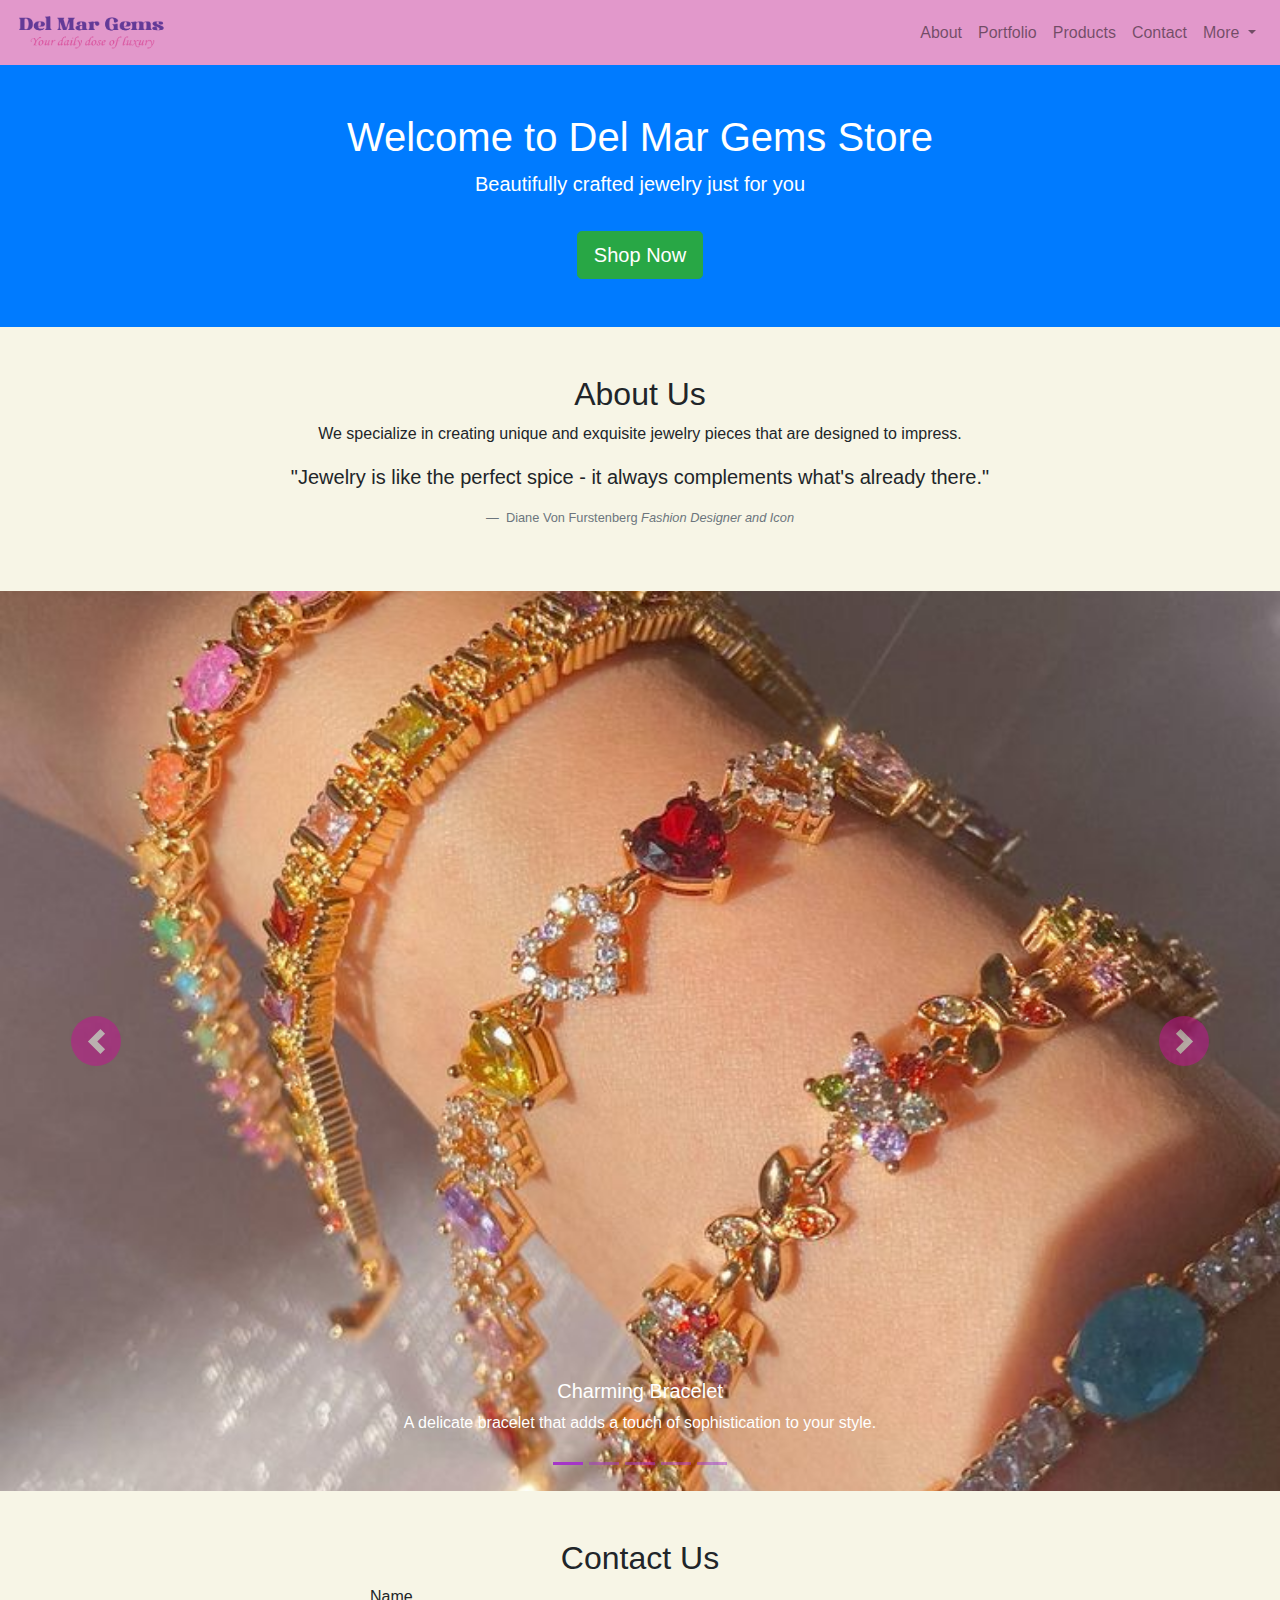
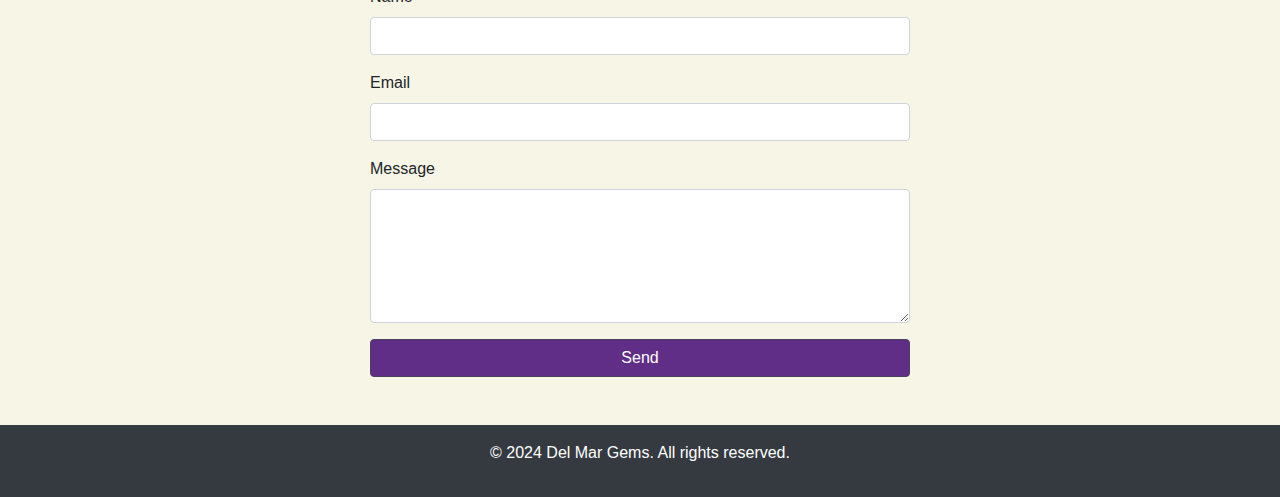
<file: index.html>
<!DOCTYPE html>
<html lang="en">
<head>
    <meta charset="UTF-8">
    <meta name="viewport" content="width=device-width, initial-scale=1.0">
    <title>Karina Del Mar Gems</title>
    <link rel="stylesheet" href="https://stackpath.bootstrapcdn.com/bootstrap/4.5.2/css/bootstrap.min.css">
    <link rel="stylesheet" href="main.css">
</head>
<body>
   
   <nav class="navbar navbar-expand-lg navbar-light">
    <a class="navbar-brand" href="index.html">
        <img src="images/DEL-MAR-GEMS-LOGO.png" alt="My Jewelry Store" style="width: 150px; height: auto;">
    </a>
    <button class="navbar-toggler" type="button" data-toggle="collapse" data-target="#navbarNav" aria-controls="navbarNav" aria-expanded="false" aria-label="Toggle navigation">
      <span class="navbar-toggler-icon"></span>
    </button>
    <div class="collapse navbar-collapse" id="navbarNav">
        <ul class="navbar-nav ml-auto">
            <li class="nav-item">
                <a class="nav-link" href="#about">About</a>
            </li>
            <li class="nav-item">
                <a class="nav-link" href="#carouselExampleIndicators">Portfolio</a>
            </li>
            <li class="nav-item">
            <a class="nav-link" href="products.html">Products</a>
            </li>
            <li class="nav-item">
                <a class="nav-link" href="#contact">Contact</a>
            </li>
            
            <li class="nav-item dropdown">
                <a class="nav-link dropdown-toggle" href="#" id="navbarDropdown" role="button" data-toggle="dropdown" aria-haspopup="true" aria-expanded="false">
                    More
                </a>
                <div class="dropdown-menu" aria-labelledby="navbarDropdown">
                    <a class="dropdown-item" href="./blog.html">Blog</a>
                    <a class="dropdown-item" href="craftmanship.html">Craftmanship</a>
                </div>
            </li>
        </ul>
    </div>
</nav>



<header class="bg-primary text-white text-center py-5">
    <div class="container">
        <h1>Welcome to Del Mar Gems Store</h1>
        <p class="lead">Beautifully crafted jewelry just for you</p>
        <a href="products.html" class="btn btn-success btn-lg mt-3">Shop Now</a>
    </div>
</header>


<section id="about" class="py-5">
    <div class="container">
        <h2 class="text-center">About Us</h2>
        <p class="text-center">We specialize in creating unique and exquisite jewelry pieces that are designed to impress.</p>
        <figure class="text-center">
            <blockquote class="blockquote">
              <p>"Jewelry is like the perfect spice - it always complements what's already there." </p>
            </blockquote>
            <figcaption class="blockquote-footer">
                Diane Von Furstenberg <cite title="Source Title">Fashion Designer and Icon</cite>
            </figcaption>
          </figure>
    </div>
</section>


<div id="carouselExampleIndicators" class="carousel slide" data-ride="carousel">
    <ol class="carousel-indicators">
        <li data-target="#carouselExampleIndicators" data-slide-to="0" class="active"></li>
        <li data-target="#carouselExampleIndicators" data-slide-to="1"></li>
        <li data-target="#carouselExampleIndicators" data-slide-to="2"></li>
        <li data-target="#carouselExampleIndicators" data-slide-to="3"></li>
        <li data-target="#carouselExampleIndicators" data-slide-to="4"></li>
    </ol>
    <div class="carousel-inner">
        <div class="carousel-item active">
            <img src="images/jewelry1.jpg.jpg" class="d-block w-100" alt="First slide">
            <div class="carousel-caption d-none d-md-block">
                <h5>Charming Bracelet</h5>
                <p>A delicate bracelet that adds a touch of sophistication to your style.</p>
            </div>
        </div>
        <div class="carousel-item">
            <img src="images/jewelry2.jpg.jpg" class="d-block w-100" alt="Second slide">
            <div class="carousel-caption d-none d-md-block">
                <h5>Sophisticated Ring</h5>
                <p>An elegant ring that complements any ensemble with its refined beauty.</p>
            </div>
        </div>
        <div class="carousel-item">
            <img src="images/jewelry3.jpg.jpg" class="d-block w-100" alt="Third slide">
            <div class="carousel-caption d-none d-md-block">
                <h5>Elegant Necklace</h5>
                <p>A timeless piece that enhances any outfit with its elegance and charm.</p>
            </div>
        </div>
        <div class="carousel-item">
            <img src="images/jewelry4.jpg.jpeg" class="d-block w-100" alt="Four slide">
            <div class="carousel-caption d-none d-md-block">
                <h5>Stunning Earrings</h5>
                <p>Beautifully crafted earrings that make a statement on any occasion.</p>
            </div>
        </div>
        <div class="carousel-item">
            <img src="images/jewelry5.jpg.jpg" class="d-block w-100" alt="Five slide">
            <div class="carousel-caption d-none d-md-block">
                <h5>Classic hair accesories</h5>
                <p>A curated hair pieces to dress your hairstyle.</p>
            </div>
        </div>
    </div>
    <a class="carousel-control-prev" href="#carouselExampleIndicators" role="button" data-slide="prev">
        <span class="carousel-control-prev-icon" aria-hidden="true"></span>
        <span class="sr-only">Previous</span>
    </a>
    <a class="carousel-control-next" href="#carouselExampleIndicators" role="button" data-slide="next">
        <span class="carousel-control-next-icon" aria-hidden="true"></span>
        <span class="sr-only">Next</span>
    </a>
</div>


<section id="contact" class="py-5">
    <div class="container">
        <h2 class="text-center">Contact Us</h2>
        <div class="row">
            <div class="col-md-6 mx-auto">
                <form>
                    <div class="form-group">
                        <label for="name">Name</label>
                        <input type="text" class="form-control" id="name" required>
                    </div>
                    <div class="form-group">
                        <label for="email">Email</label>
                        <input type="email" class="form-control" id="email" required>
                    </div>
                    <div class="form-group">
                        <label for="message">Message</label>
                        <textarea class="form-control" id="message" rows="5" required></textarea>
                    </div>
                    <button type="submit" class="btn btn-primary btn-block">Send</button>
                </form>
            </div>
        </div>
    </div>
</section>


<footer class="bg-dark text-white text-center py-3">
    <div class="container">
        <p>&copy; 2024 Del Mar Gems. All rights reserved.</p>
    </div>
</footer>

<script src="https://code.jquery.com/jquery-3.5.1.slim.min.js"></script>
<script src="https://cdn.jsdelivr.net/npm/@popperjs/core@2.5.2/dist/umd/popper.min.js"></script>
<script src="https://stackpath.bootstrapcdn.com/bootstrap/4.5.2/js/bootstrap.min.js"></script>

</body>
</html>
</file>
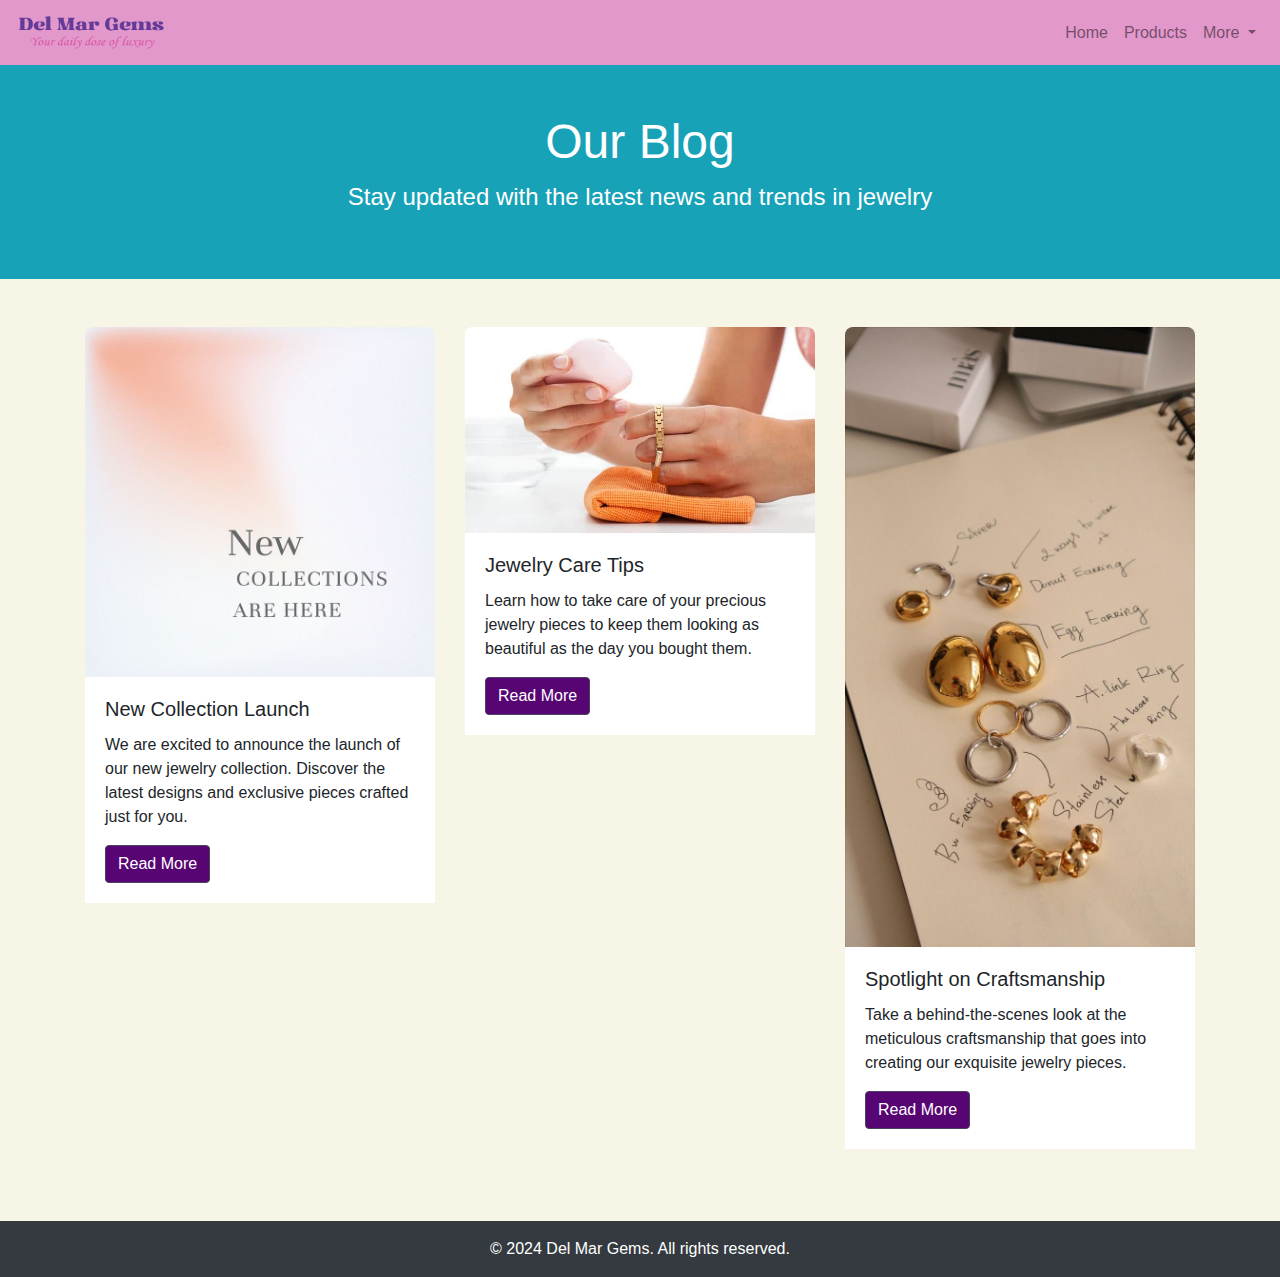
<file: blog.html>
<html lang="en">
<head>
    <meta charset="UTF-8">
    <meta name="viewport" content="width=device-width, initial-scale=1.0">
    <title>Blog - Del Mar Gems</title>
    <link rel="stylesheet" href="https://stackpath.bootstrapcdn.com/bootstrap/4.5.2/css/bootstrap.min.css">
    <link rel="stylesheet" href="blog.css">
</head>
<body>

    
    <nav class="navbar navbar-expand-lg navbar-light">
        <a class="navbar-brand" href="index.html">
            <img src="images/DEL-MAR-GEMS-LOGO.png" alt="My Jewelry Store" style="width: 150px; height: auto;">
        </a>
        <button class="navbar-toggler" type="button" data-toggle="collapse" data-target="#navbarNav" aria-controls="navbarNav" aria-expanded="false" aria-label="Toggle navigation">
            <span class="navbar-toggler-icon"></span>
        </button>
        <div class="collapse navbar-collapse" id="navbarNav">
            <ul class="navbar-nav ml-auto">
                <li class="nav-item">
                    <a class="nav-link" href="index.html">Home</a>
                </li>
                <li class="nav-item">
                    <a class="nav-link" href="products.html">Products</a>
                    </li>
                <li class="nav-item dropdown">
                    <a class="nav-link dropdown-toggle" href="#" id="navbarDropdown" role="button" data-toggle="dropdown" aria-haspopup="true" aria-expanded="false">
                        More
                    </a>
                    <div class="dropdown-menu" aria-labelledby="navbarDropdown">
                        <a class="dropdown-item" href="craftmanship.html">Craftmanship</a>
                    </div>
                </li>
            </ul>
        </div>
    </nav>

    
    <header class="bg-info text-white text-center py-5">
        <div class="container">
            <h1>Our Blog</h1>
            <p class="lead">Stay updated with the latest news and trends in jewelry</p>
        </div>
    </header>

    
    <section class="py-5">
        <div class="container">
            <div class="row">
                <div class="col-md-4 mb-4">
                    <div class="card">
                        <img src="images/newcollection.jpg" class="card-img-top" alt="Blog Post 1">
                        <div class="card-body">
                            <h5 class="card-title">New Collection Launch</h5>
                            <p class="card-text">We are excited to announce the launch of our new jewelry collection. Discover the latest designs and exclusive pieces crafted just for you.</p>
                            <a href="#" class="btn btn-primary">Read More</a>
                        </div>
                    </div>
                </div>
                <div class="col-md-4 mb-4">
                    <div class="card">
                        <img src="images/caretips.jpg" class="card-img-top" alt="Blog Post 2">
                        <div class="card-body">
                            <h5 class="card-title">Jewelry Care Tips</h5>
                            <p class="card-text">Learn how to take care of your precious jewelry pieces to keep them looking as beautiful as the day you bought them.</p>
                            <a href="#" class="btn btn-primary">Read More</a>
                        </div>
                    </div>
                </div>
                <div class="col-md-4 mb-4">
                    <div class="card">
                        <img src="images/craftmanship.jpg" class="card-img-top" alt="Blog Post 3">
                        <div class="card-body">
                            <h5 class="card-title">Spotlight on Craftsmanship</h5>
                            <p class="card-text">Take a behind-the-scenes look at the meticulous craftsmanship that goes into creating our exquisite jewelry pieces.</p>
                            <a href="#" class="btn btn-primary">Read More</a>
                        </div>
                    </div>
                </div>
            </div>
        </div>
    </section>

    
    <footer class="bg-dark text-white text-center py-3">
        <div class="container">
            <p>&copy; 2024 Del Mar Gems. All rights reserved.</p>
        </div>
    </footer>

    <script src="https://code.jquery.com/jquery-3.5.1.slim.min.js"></script>
    <script src="https://cdn.jsdelivr.net/npm/@popperjs/core@2.5.2/dist/umd/popper.min.js"></script>
    <script src="https://stackpath.bootstrapcdn.com/bootstrap/4.5.2/js/bootstrap.min.js"></script>

</body>
</html>
</file>
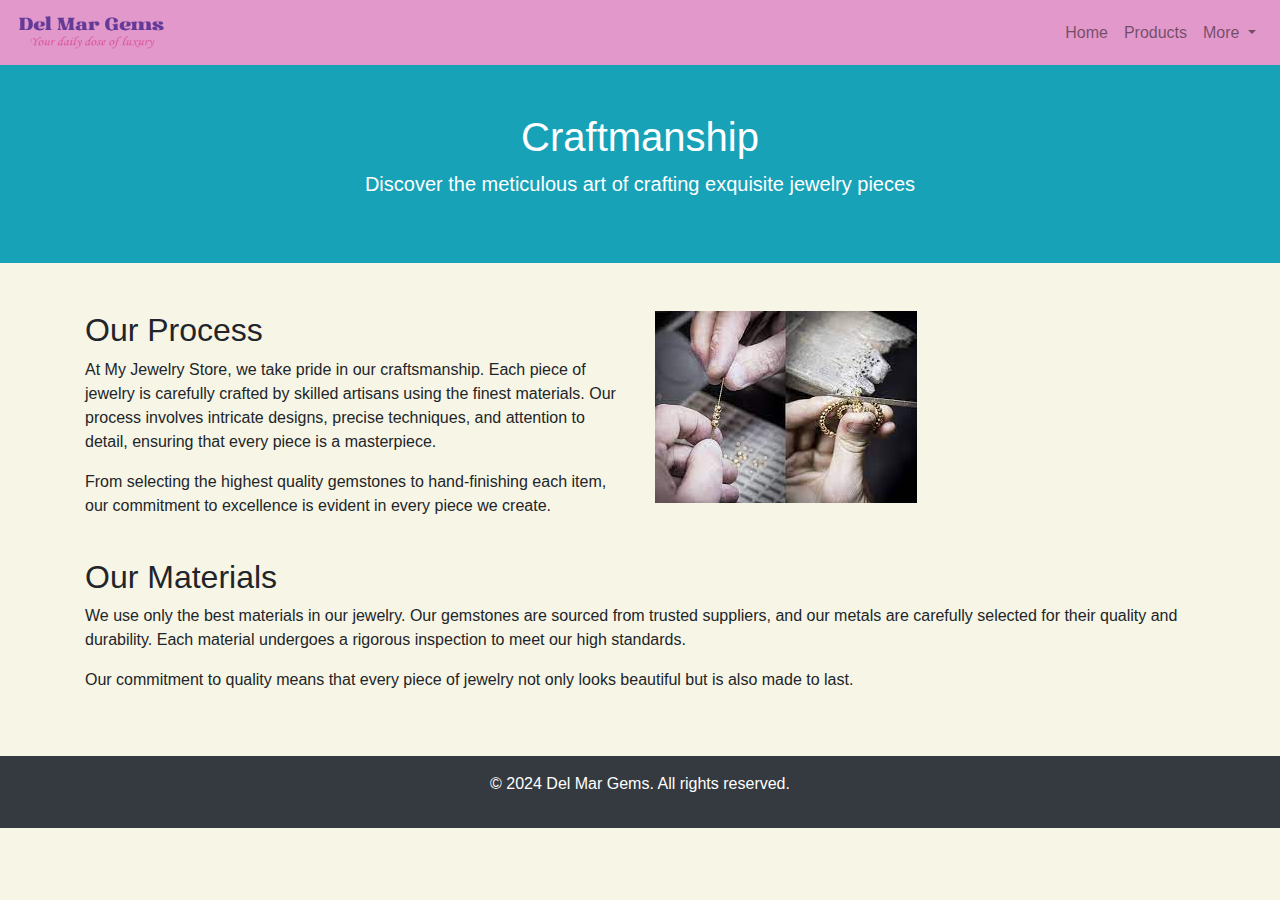
<file: craftmanship.html>
<html lang="en">
<head>
    <meta charset="UTF-8">
    <meta name="viewport" content="width=device-width, initial-scale=1.0">
    <title>Craftmanship - Del Mar Gems</title>
    <link rel="stylesheet" href="https://stackpath.bootstrapcdn.com/bootstrap/4.5.2/css/bootstrap.min.css">
    <link rel="stylesheet" href="craftmanship.css">
</head>
<body>

    
    <nav class="navbar navbar-expand-lg navbar-light">
        <a class="navbar-brand" href="index.html">
            <img src="images/DEL-MAR-GEMS-LOGO.png" alt="My Jewelry Store" style="width: 150px; height: auto;">
        </a>
        <button class="navbar-toggler" type="button" data-toggle="collapse" data-target="#navbarNav" aria-controls="navbarNav" aria-expanded="false" aria-label="Toggle navigation">
            <span class="navbar-toggler-icon"></span>
        </button>
        <div class="collapse navbar-collapse" id="navbarNav">
            <ul class="navbar-nav ml-auto">
                <li class="nav-item">
                    <a class="nav-link" href="index.html">Home</a>
                </li>
                <li class="nav-item">
                    <a class="nav-link" href="products.html">Products</a>
                    </li>
                <li class="nav-item dropdown">
                    <a class="nav-link dropdown-toggle" href="#" id="navbarDropdown" role="button" data-toggle="dropdown" aria-haspopup="true" aria-expanded="false">
                        More
                    </a>
                    <div class="dropdown-menu" aria-labelledby="navbarDropdown">
                        <a class="dropdown-item" href="blog.html">Blog</a>
                    </div>
                </li>
            </ul>
        </div>
    </nav>

    
    <header class="bg-info text-white text-center py-5">
        <div class="container">
            <h1>Craftmanship</h1>
            <p class="lead">Discover the meticulous art of crafting exquisite jewelry pieces</p>
        </div>
    </header>

    
    <section class="py-5">
        <div class="container">
            <div class="row">
                <div class="col-md-6 mb-4">
                    <h2>Our Process</h2>
                    <p>At My Jewelry Store, we take pride in our craftsmanship. Each piece of jewelry is carefully crafted by skilled artisans using the finest materials. Our process involves intricate designs, precise techniques, and attention to detail, ensuring that every piece is a masterpiece.</p>
                    <p>From selecting the highest quality gemstones to hand-finishing each item, our commitment to excellence is evident in every piece we create.</p>
                </div>
                <div class="col-md-6 mb-4">
                    <img src="images/craftmanshippage.jpg" class="img-fluid" alt="Craftsmanship">
                </div>
            </div>
            <div class="row">
                <div class="col-md-12">
                    <h2>Our Materials</h2>
                    <p>We use only the best materials in our jewelry. Our gemstones are sourced from trusted suppliers, and our metals are carefully selected for their quality and durability. Each material undergoes a rigorous inspection to meet our high standards.</p>
                    <p>Our commitment to quality means that every piece of jewelry not only looks beautiful but is also made to last.</p>
                </div>
            </div>
        </div>
    </section>

    
    <footer class="bg-dark text-white text-center py-3">
        <div class="container">
            <p>&copy; 2024 Del Mar Gems. All rights reserved.</p>
        </div>
    </footer>

    <script src="https://code.jquery.com/jquery-3.5.1.slim.min.js"></script>
    <script src="https://cdn.jsdelivr.net/npm/@popperjs/core@2.5.2/dist/umd/popper.min.js"></script>
    <script src="https://stackpath.bootstrapcdn.com/bootstrap/4.5.2/js/bootstrap.min.js"></script>

</body>
</html>
</file>
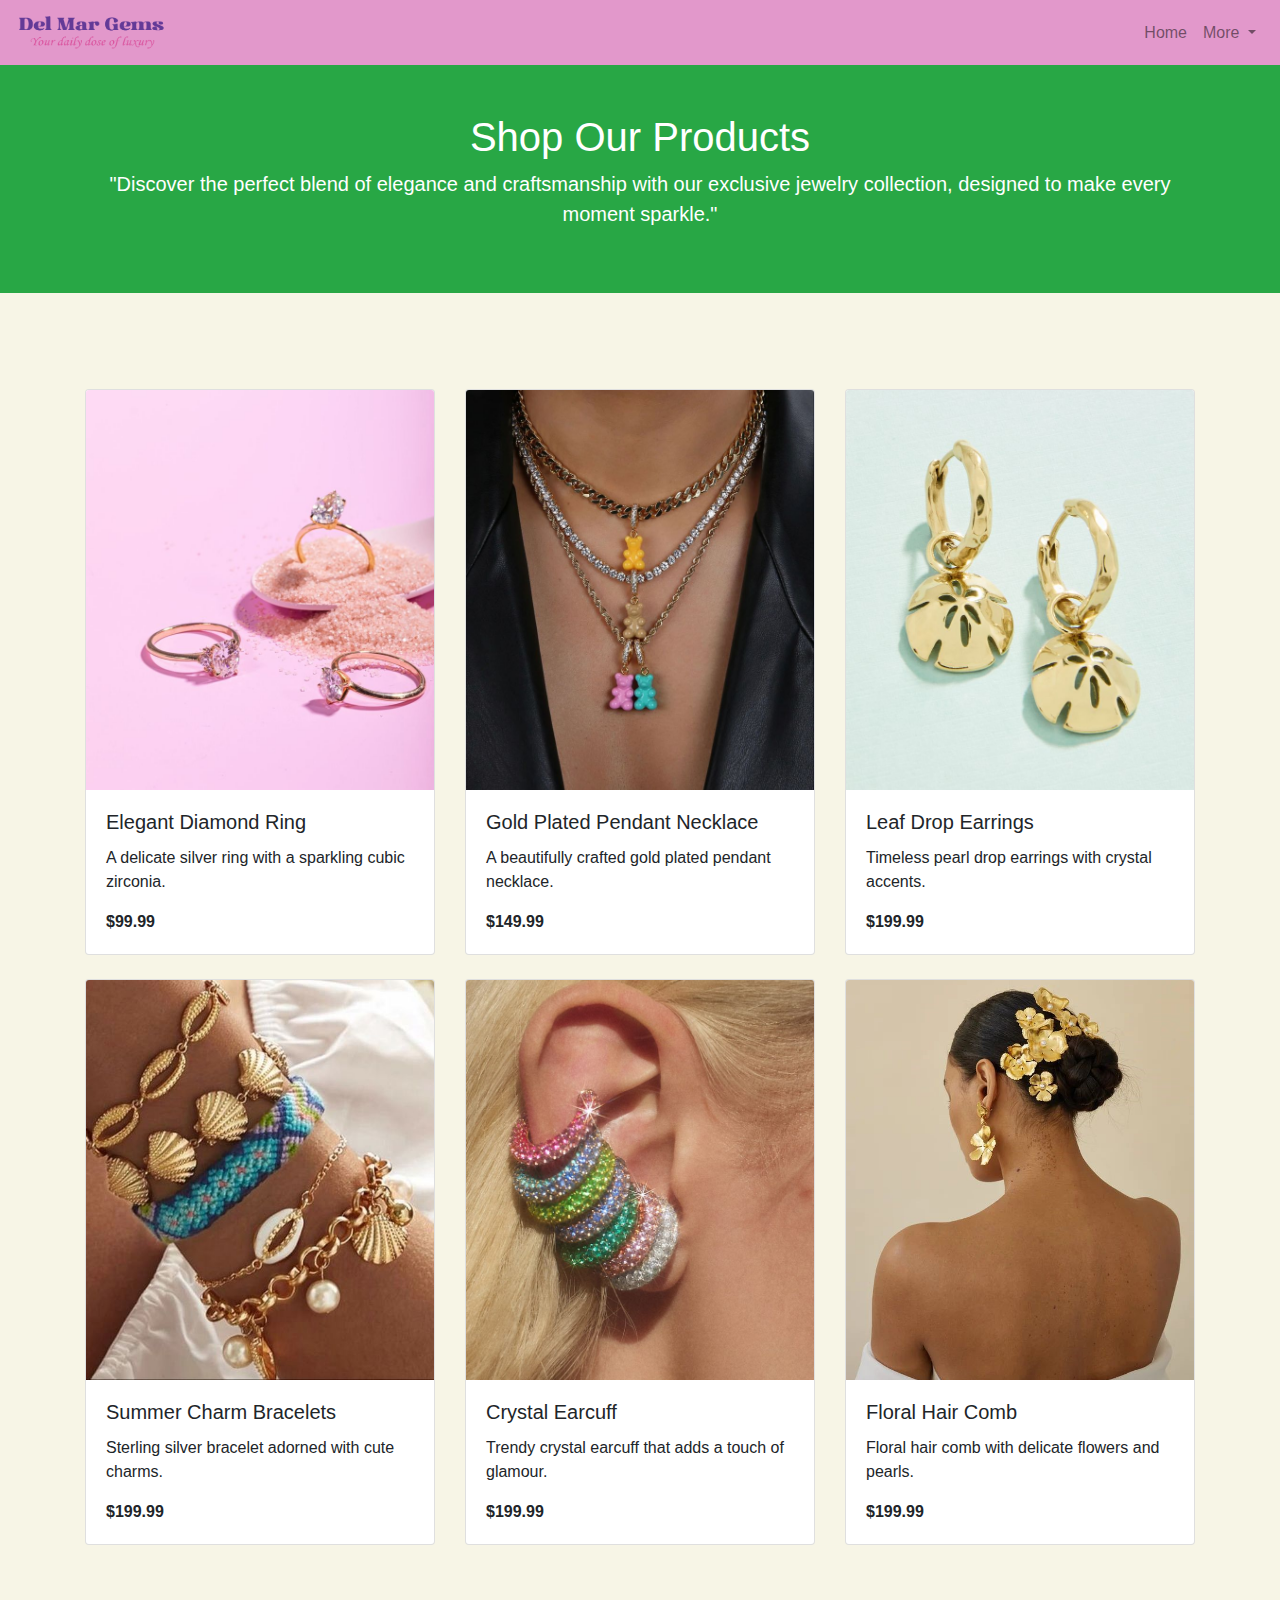
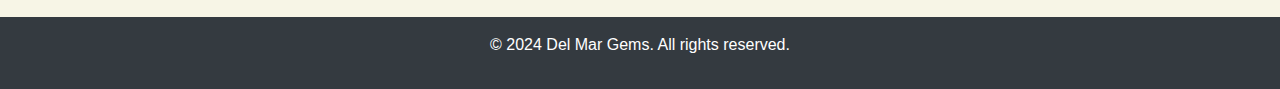
<file: products.html>
<!DOCTYPE html>
<html lang="en">
<head>
    <meta charset="UTF-8">
    <meta name="viewport" content="width=device-width, initial-scale=1.0">
    <title>Products-Del Mar Gems</title>
    <link href="https://maxcdn.bootstrapcdn.com/bootstrap/4.5.2/css/bootstrap.min.css" rel="stylesheet">
    <link href="products.css" rel="stylesheet">
</head>
<body>
    
   <nav class="navbar navbar-expand-lg navbar-light">
    <a class="navbar-brand" href="index.html">
        <img src="images/DEL-MAR-GEMS-LOGO.png" alt="My Jewelry Store" style="width: 150px; height: auto;">
    </a>
    <button class="navbar-toggler" type="button" data-toggle="collapse" data-target="#navbarNav" aria-controls="navbarNav" aria-expanded="false" aria-label="Toggle navigation">
      <span class="navbar-toggler-icon"></span>
    </button>
    <div class="collapse navbar-collapse" id="navbarNav">
        <ul class="navbar-nav ml-auto">
            <li class="nav-item">
                <a class="nav-link" href="index.html">Home</a>
            </li>
            
            <li class="nav-item dropdown">
                <a class="nav-link dropdown-toggle" href="#" id="navbarDropdown" role="button" data-toggle="dropdown" aria-haspopup="true" aria-expanded="false">
                    More
                </a>
                <div class="dropdown-menu" aria-labelledby="navbarDropdown">
                    <a class="dropdown-item" href="./blog.html">Blog</a>
                    <a class="dropdown-item" href="craftmanship.html">Craftmanship</a>
                </div>
            </li>
        </ul>
    </div>
</nav>

 
 <header class="bg-success text-white text-center py-5">
    <div class="container">
        <h1>Shop Our Products</h1>
        <p class="lead">"Discover the perfect blend of elegance and craftsmanship with our exclusive jewelry collection, designed to make every moment sparkle."</p>
    </div>
</header>

<section id="products" class="py-5">
    <div class="container mt-5">
        <div class="row">
            <div class="col-lg-4 col-md-6 col-sm-12 mb-4">
                <div class="card">
                    <img src="images/product1.jpg" class="card-img-top product-image" alt="Product 1">
                    <div class="card-body">
                        <h5 class="card-title">Elegant Diamond Ring</h5>
                        <p class="card-text">A delicate silver ring with a sparkling cubic zirconia.</p>
                        <p class="card-text"><strong>$99.99</strong></p>
                    </div>
                </div>
            </div>
            <div class="col-lg-4 col-md-6 col-sm-12 mb-4">
                <div class="card">
                    <img src="images/product2.jpg" class="card-img-top product-image" alt="Product 2">
                    <div class="card-body">
                        <h5 class="card-title">Gold Plated Pendant Necklace</h5>
                        <p class="card-text">A beautifully crafted gold plated pendant necklace.</p>
                        <p class="card-text"><strong>$149.99</strong></p>
                    </div>
                </div>
            </div>
            <div class="col-lg-4 col-md-6 col-sm-12 mb-4">
                <div class="card">
                    <img src="images/product3.jpg" class="card-img-top product-image" alt="Product 3">
                    <div class="card-body">
                        <h5 class="card-title">Leaf Drop Earrings</h5>
                        <p class="card-text">Timeless pearl drop earrings with crystal accents.</p>
                        <p class="card-text"><strong>$199.99</strong></p>
                    </div>
                </div>
            </div>
            <div class="col-lg-4 col-md-6 col-sm-12 mb-4">
                <div class="card">
                    <img src="images/product4.jpg" class="card-img-top product-image" alt="Product 4">
                    <div class="card-body">
                        <h5 class="card-title">Summer Charm Bracelets</h5>
                        <p class="card-text">Sterling silver bracelet adorned with cute charms.</p>
                        <p class="card-text"><strong>$199.99</strong></p>
                    </div>
                </div>
            </div>
            <div class="col-lg-4 col-md-6 col-sm-12 mb-4">
                <div class="card">
                    <img src="images/product5.jpg" class="card-img-top product-image" alt="Product 5">
                    <div class="card-body">
                        <h5 class="card-title">Crystal Earcuff</h5>
                        <p class="card-text">Trendy crystal earcuff that adds a touch of glamour.</p>
                        <p class="card-text"><strong>$199.99</strong></p>
                    </div>
                </div>
            </div>
            <div class="col-lg-4 col-md-6 col-sm-12 mb-4">
                <div class="card">
                    <img src="images/product6.jpg" class="card-img-top product-image" alt="Product 6">
                    <div class="card-body">
                        <h5 class="card-title">Floral Hair Comb</h5>
                        <p class="card-text">Floral hair comb with delicate flowers and pearls.</p>
                        <p class="card-text"><strong>$199.99</strong></p>
                    </div>
                </div>
            </div>
        </div>
    </div>
</section>

    <footer class="bg-dark text-white text-center py-3">
        <div class="container">
            <p>&copy; 2024 Del Mar Gems. All rights reserved.</p>
        </div>
    </footer>

    <script src="https://code.jquery.com/jquery-3.5.1.slim.min.js"></script>
    <script src="https://cdn.jsdelivr.net/npm/@popperjs/core@2.5.4/dist/umd/popper.min.js"></script>
    <script src="https://maxcdn.bootstrapcdn.com/bootstrap/4.5.2/js/bootstrap.min.js"></script>
</body>
</html>
</file>
<file: main.css>
body {
    background-color: #f7f5e6; 
}


.navbar {
    background-color: #e298cb; 
}
.navbar-brand,
.nav-link {
    color: #4a3f5c; 
}
.nav-link:hover {
    color: #030303; 
    background-color: #b54fd4;
}




.carousel-inner img {
    width: 100%;
    height: 100vh; 
    object-fit: cover; 
}


.carousel-control-prev-icon,
.carousel-control-next-icon {
    background-color: #c70f93; 
    border-radius: 100%;
    width: 50px; 
    height: 50px; 
    background-size: 50%; 
    
}

.carousel-indicators li {
    background-color: #a536c7; 
}


.btn-primary {
    background-color: #602d87; 
    border-color: #4a3f5c; 
}
.btn-primary:hover {
    background-color: #b322ae; 
    border-color: #3b2a45; 
}
</file>
<file: blog.css>
body {
    background-color: #f7f5e6; 
}


.navbar {
    background-color: #e298cb; 
}
.navbar-brand,
.nav-link {
    color: #4a3f5c; 
}
.nav-link:hover {
    color: #030303; 
    background-color: #b54fd4;
}


header h1 {
    font-size: 3rem;
}
header p.lead {
    font-size: 1.5rem;
}


.card {
    border: none;
    border-radius: 0.5rem;
}
.card-img-top {
    border-radius: 0.5rem 0.5rem 0 0;
}
.card-body {
    background-color: #fff;
}
.card-title {
    font-size: 1.25rem;
}
.card-text {
    font-size: 1rem;
}
.btn-primary {
    background-color: #580574; 
    border-color: #4a3f5c; 
}
.btn-primary:hover {
    background-color: #b662e7; 
    border-color: #b662e7; 
}


footer {
    background-color: #4a3f5c; 
}
footer p {
    margin: 0;
}
</file>
<file: craftmanship.css>
body {
    background-color: #f7f5e6; 
}


.navbar {
    background-color: #e298cb; 
}
.navbar-brand,
.nav-link {
    color: #4a3f5c; 
}
.nav-link:hover {
    color: #030303; 
    background-color: #b54fd4;
}
</file>
<file: products.css>
body {
    background-color: #f7f5e6; 
}


.navbar {
    background-color: #e298cb; 
}
.navbar-brand,
.nav-link {
    color: #4a3f5c; 
}
.nav-link:hover {
    color: #030303; 
    background-color: #b54fd4;
}

.product-image {
    width: 100%;
    height: 400px; 
    object-fit: cover; 
}
</file>
